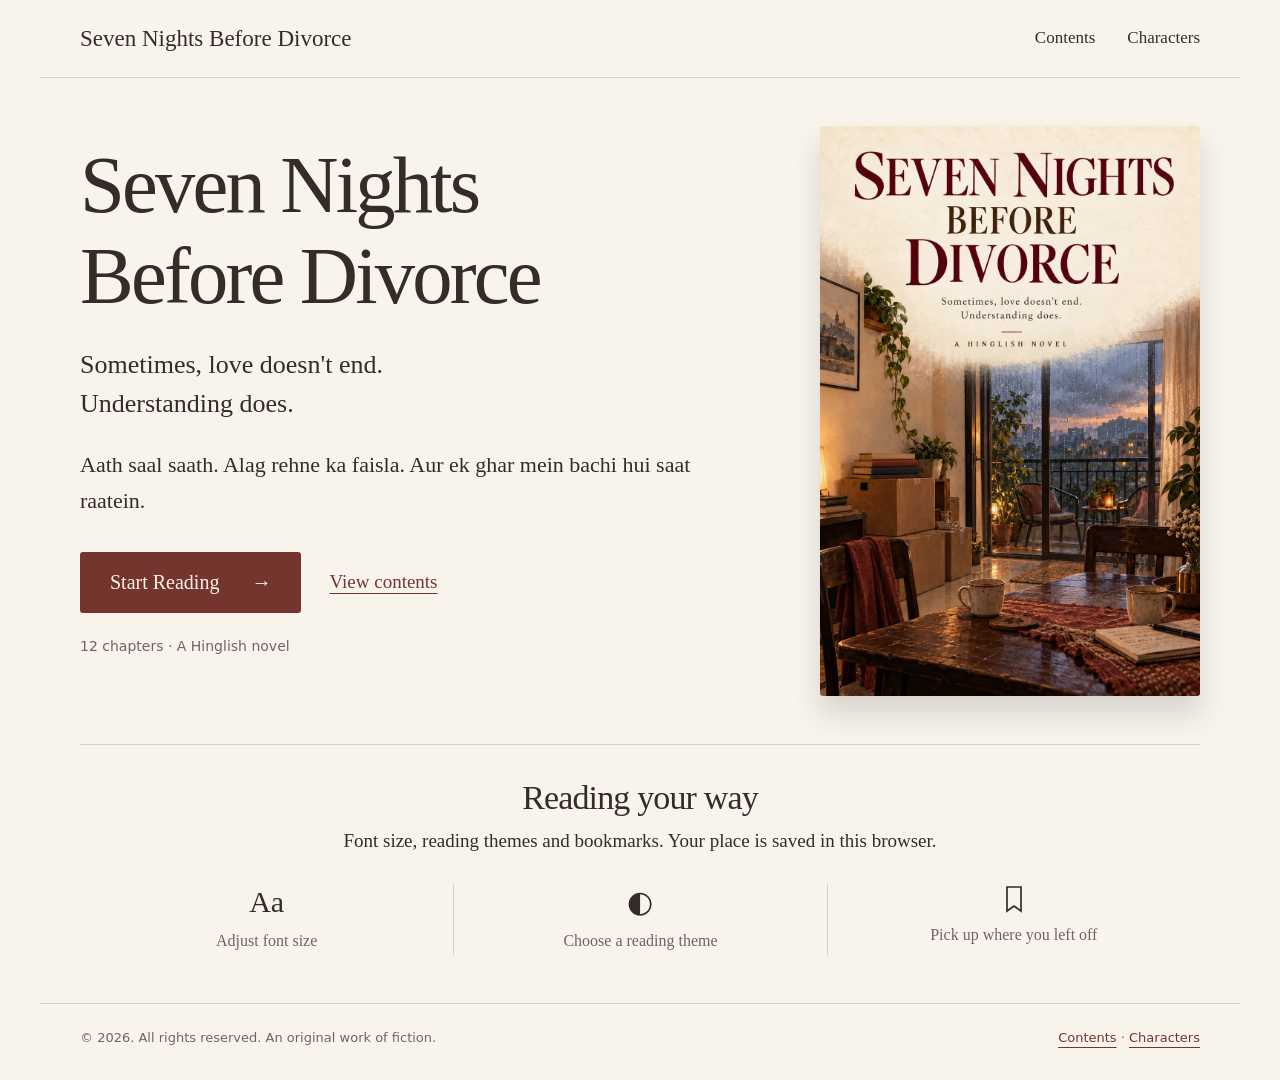
<file: docs/index.html>
<!doctype html>
<html lang="hi-Latn">
<head>
  <meta charset="utf-8">
  <meta name="viewport" content="width=device-width,initial-scale=1,viewport-fit=cover">
  <meta name="theme-color" content="#f8f4ec">
  <title>Seven Nights Before Divorce — A Hinglish Novel</title>
  <meta name="description" content="Aath saal saath. Alag rehne ka faisla. Aur ek ghar mein bachi hui saat raatein. Read the complete original Hinglish novel.">
  <meta property="og:title" content="Seven Nights Before Divorce">
  <meta property="og:description" content="Sometimes, love doesn't end. Understanding does. An original Hinglish novel.">
  <meta property="og:type" content="book">
  <meta property="og:url" content="https://aakash-chudasma-official.github.io/seven-nights-before-divorce/">
  <link rel="canonical" href="https://aakash-chudasma-official.github.io/seven-nights-before-divorce/">
  <meta property="og:image" content="https://aakash-chudasma-official.github.io/seven-nights-before-divorce/assets/social.jpg">
  <meta name="twitter:card" content="summary_large_image">
  <link rel="icon" href="favicon.svg" type="image/svg+xml">
  <link rel="stylesheet" href="styles.css">
  <script src="app.js" defer></script>
</head>
<body>
  <a class="skip" href="#main">Skip to content</a>
  <header id="site-header" class="site-header wrap">
    <a class="brand" href="#home">Seven Nights Before Divorce</a>
    <nav aria-label="Book navigation"><a href="#contents">Contents</a><a href="#characters">Characters</a></nav>
  </header>
  <header id="reader-header" class="reader-header" hidden>
    <div class="reader-top"><a href="#home">‹ <span>Book home</span></a><div><a href="#contents">Contents</a><button id="bookmark" class="icon-button" aria-label="Bookmark this passage" aria-pressed="false"><svg viewBox="0 0 24 24" aria-hidden="true"><path d="M6 3h12v18l-6-4-6 4z"/></svg></button></div></div>
    <progress id="reader-progress" value="0" max="100" aria-label="Progress through this chapter"></progress>
  </header>
  <main id="main" tabindex="-1"><p class="loading" role="status">Opening your book…</p></main>
  <nav id="reader-toolbar" class="reader-toolbar" aria-label="Reading controls" hidden><button id="previous">‹ <span>Previous</span></button><button id="settings-open" aria-label="Reading settings">Aa</button><button id="next"><span>Next</span> ›</button></nav>
  <dialog id="settings" aria-labelledby="settings-title">
    <div class="dialog-top"><h2 id="settings-title">Make yourself comfortable</h2><button id="settings-close" aria-label="Close reading settings">×</button></div>
    <p class="utility">Text size</p><div class="size-controls"><button id="font-smaller" aria-label="Decrease font size">A−</button><output id="font-value">20 px</output><button id="font-larger" aria-label="Increase font size">A+</button></div>
    <fieldset><legend>Reading theme</legend><label><input type="radio" name="theme" value="light"> Light</label><label><input type="radio" name="theme" value="sepia"> Sepia</label><label><input type="radio" name="theme" value="dark"> Dark</label></fieldset>
    <p class="utility">Your place, bookmarks and preferences stay in this browser. They may not transfer between browsers or devices.</p>
    <p id="storage-note" class="utility" hidden>Browser storage is unavailable. You can keep reading, but your place and settings will reset when this page closes.</p>
    <a href="#bookmarks" id="view-bookmarks">Your bookmarks</a>
  </dialog>
  <p id="announcement" class="sr-only" role="status" aria-live="polite"></p>
  <noscript><div class="wrap"><p>This reader needs JavaScript for chapter navigation and reading settings.</p><p><a href="manuscript.html">Read the complete book without JavaScript</a>.</p></div></noscript>
</body>
</html>
</file>
<file: docs/styles.css>
:root{--bg:#f8f4ec;--text:#332c29;--muted:#70655e;--accent:#74352f;--line:#d9d0c4;--surface:#fffaf2;--story-size:20px;color-scheme:light}
:root[data-theme=sepia]{--bg:#eee0c8;--text:#3d3027;--muted:#6d5847;--accent:#783f30;--line:#cdbb9e;--surface:#f3e8d4}
:root[data-theme=dark]{--bg:#211e1c;--text:#eee5d9;--muted:#b9aea2;--accent:#d9a398;--line:#51473e;--surface:#2b2622;color-scheme:dark}
*{box-sizing:border-box}html{scroll-padding-top:90px}body{margin:0;background:var(--bg);color:var(--text);font:19px/1.65 Georgia,'Times New Roman',serif}a{color:var(--accent);text-underline-offset:5px}a:hover{text-decoration-thickness:2px}button,input,output,legend,.utility{font-family:system-ui,-apple-system,BlinkMacSystemFont,'Segoe UI',sans-serif}button{font-size:16px;cursor:pointer;color:var(--accent);background:none;border:1px solid var(--line);border-radius:2px;min-height:44px;padding:10px 18px}button:hover{background:var(--surface)}button:disabled{opacity:.4;cursor:default}a,button{touch-action:manipulation}button:focus-visible,a:focus-visible,input:focus-visible{outline:3px solid var(--accent);outline-offset:4px}img{display:block;max-width:100%;height:auto}h1,h2,h3{font-weight:400;line-height:1.12;margin:0 0 20px}p{margin:0 0 24px}h1{letter-spacing:-.035em}h2{font-size:48px;letter-spacing:-.025em}h3{font-size:30px}.wrap{max-width:1200px;margin:auto;padding-left:40px;padding-right:40px}.site-header{display:flex;justify-content:space-between;align-items:center;gap:24px;min-height:78px;border-bottom:1px solid var(--line)}.brand{font-size:23px;color:var(--text);text-decoration:none}.site-header nav{display:flex;gap:32px;font-size:17px}.site-header nav a{color:var(--text);text-decoration:none}.hero{display:grid;grid-template-columns:1.5fr 1fr;gap:70px;align-items:center;padding-top:48px;padding-bottom:48px}.hero h1{font-size:clamp(48px,6.3vw,84px)}.tagline{font-size:26px;line-height:1.5;margin-top:24px}.synopsis{font-size:22px;max-width:620px}.hero-cover{width:100%;max-width:380px;justify-self:end;box-shadow:0 18px 28px #332c2929;border-radius:3px}.actions{display:flex;align-items:center;gap:28px;margin:32px 0 22px;flex-wrap:wrap}.primary{display:inline-flex;align-items:center;justify-content:center;gap:32px;padding:14px 30px;min-height:52px;background:var(--accent);color:var(--bg);text-decoration:none;border-radius:3px;font-size:20px}.primary:hover{opacity:.92;text-decoration:none}.utility{font-size:14px;line-height:1.65;color:var(--muted)}.reading-way{text-align:center;border-top:1px solid var(--line);padding:34px 0 28px}.reading-way h2{font-size:34px;margin:0 0 8px}.reading-way p{font-size:19px}.way-items{display:grid;grid-template-columns:repeat(3,1fr);margin-top:28px;font-size:16px;color:var(--muted)}.way-items div+div{border-left:1px solid var(--line)}.way-items b{display:block;font-size:30px;font-weight:400;color:var(--text);line-height:1.2;margin-bottom:8px}.footer{border-top:1px solid var(--line);padding-top:24px;padding-bottom:30px;display:flex;justify-content:space-between;gap:20px;margin-top:20px;font:13px/1.6 system-ui,sans-serif;color:var(--muted)}.page-section{padding-top:48px;padding-bottom:60px}.page-section>p{color:var(--muted)}.toc{list-style:none;padding:0;margin:30px 0 28px;display:grid;grid-template-rows:repeat(6,auto);grid-auto-flow:column;grid-template-columns:1fr 1fr;gap:0 40px}.toc li{border-bottom:1px solid var(--line);min-width:0}.toc a{display:grid;grid-template-columns:30px 1fr auto;gap:16px;color:var(--text);text-decoration:none;padding:18px 4px}.toc a:hover .row-title{text-decoration:underline;text-underline-offset:4px}.toc .number{color:var(--accent)}.toc .minutes{font:13px/1.6 system-ui,sans-serif;color:var(--muted);white-space:nowrap}.toc small{display:block;font:13px/1.5 system-ui,sans-serif;color:var(--muted);margin-top:8px}.row-title{font-size:18px;line-height:1.45}.progress-label{font:12px/1.4 system-ui,sans-serif;color:var(--accent);margin-top:6px;display:block}.cast-section{padding-top:38px}.cast{display:grid;grid-template-columns:1fr 1fr;gap:40px;margin-top:28px}.person{display:grid;grid-template-columns:45% 1fr;gap:24px;align-items:start}.person img{aspect-ratio:4/5;object-fit:cover}.person p{font:16px/1.7 system-ui,sans-serif;color:var(--muted);margin-bottom:16px}.supporting{display:grid;grid-template-columns:repeat(4,1fr);gap:26px;margin-top:36px}.supporting h3{font-size:23px;margin-bottom:10px}.supporting p{font:14px/1.6 system-ui,sans-serif;color:var(--muted)}.reader-header{position:sticky;top:0;z-index:5;background:var(--bg)}.reader-top{max-width:1040px;margin:auto;display:flex;justify-content:space-between;align-items:center;padding:8px 24px;min-height:62px;gap:12px}.reader-top>a{font-size:19px;color:var(--text);text-decoration:none}.reader-top>div{display:flex;align-items:center;gap:14px}.reader-top>div>a{color:var(--text);font-size:18px;text-decoration:none}.icon-button{border:0;padding:7px;min-width:44px}.icon-button svg{width:24px;height:28px;fill:none;stroke:currentColor;stroke-width:1.7;vertical-align:middle}.icon-button[aria-pressed=true] svg{fill:var(--accent);stroke:var(--accent)}progress{display:block;width:100%;height:3px;appearance:none;border:0;background:var(--line)}progress::-webkit-progress-bar{background:var(--line)}progress::-webkit-progress-value{background:var(--accent)}progress::-moz-progress-bar{background:var(--accent)}.chapter{max-width:820px;margin:0 auto;padding:32px 40px 130px}.chapter-art{width:100%;aspect-ratio:16/9;object-fit:cover;margin:0 0 30px}.chapter h1{font-size:40px;line-height:1.2;letter-spacing:-.02em;margin:14px 0 34px}.chapter-meta{font-size:15px;color:var(--muted);margin:0}.story{font-size:var(--story-size);line-height:1.85;overflow-wrap:break-word}.story p{margin-bottom:1.5em;scroll-margin-top:96px}.story blockquote{margin:28px 0;padding:4px 0 4px 22px;border-left:2px solid var(--line)}.story blockquote p{margin-bottom:0;white-space:pre-line}.story hr{border:0;text-align:center;margin:40px 0;color:var(--muted);font-size:14px}.story hr:after{content:'•   •   •'}.chapter-end{border-top:1px solid var(--line);margin-top:48px;padding-top:28px}.chapter-end p{color:var(--muted);font-size:16px}.reader-toolbar{position:fixed;bottom:0;left:0;right:0;z-index:6;background:var(--bg);border-top:1px solid var(--line);display:grid;grid-template-columns:1fr 90px 1fr;padding:6px max(16px,calc((100vw - 820px)/2)) max(6px,env(safe-area-inset-bottom));gap:10px}.reader-toolbar button{border:0;font-family:Georgia,serif;font-size:18px;white-space:nowrap}.reader-toolbar button:nth-child(2){border-left:1px solid var(--line);border-right:1px solid var(--line);font-size:26px;color:var(--text)}dialog{max-width:480px;width:calc(100% - 32px);max-height:85dvh;overflow:auto;background:var(--bg);color:var(--text);border:1px solid var(--line);border-radius:4px;padding:28px}dialog::backdrop{background:#0008}.dialog-top{display:flex;gap:20px;justify-content:space-between;align-items:start}.dialog-top h2{font-size:28px}.dialog-top button{border:0;min-width:44px;padding:0;font-size:30px}.size-controls{display:flex;gap:20px;align-items:center;justify-content:space-between;margin-bottom:28px}.size-controls button{min-width:72px}fieldset{border:0;padding:0;margin:0 0 26px;display:flex;gap:20px;flex-wrap:wrap}legend{font-size:14px;margin-bottom:14px;color:var(--muted)}label{font:16px/1.8 system-ui,sans-serif;padding:8px 0}input{accent-color:var(--accent)}.bookmark-list{list-style:none;padding:0}.bookmark-list li{border-bottom:1px solid var(--line);padding:24px 0;display:flex;gap:24px;justify-content:space-between;align-items:start}.bookmark-list p{font-size:17px}.bookmark-list button{font-size:14px}.end-screen{max-width:760px;margin:auto;padding:64px 24px;text-align:center}.end-screen img{width:100%;aspect-ratio:16/9;object-fit:cover;margin:30px 0}.end-screen h1{font-size:46px}.closing-line{font-size:28px;line-height:1.6}.end-screen .actions{justify-content:center}.loading{max-width:740px;margin:80px auto;padding:0 24px}.skip{position:fixed;top:-100px;left:16px;background:var(--accent);color:var(--bg);z-index:50;padding:12px}.skip:focus{top:10px}.sr-only{position:absolute;width:1px;height:1px;overflow:hidden;clip:rect(0,0,0,0);white-space:nowrap}[hidden]{display:none!important}@media(max-width:900px){.hero{gap:32px}.hero h1{font-size:60px}.tagline{font-size:23px}.person{grid-template-columns:1fr}.person img{max-width:280px}.supporting{grid-template-columns:1fr 1fr}}@media(max-width:640px){.wrap{padding-left:24px;padding-right:24px}.site-header{min-height:70px;gap:12px;align-items:center}.brand{font-size:17px;max-width:160px;line-height:1.3}.site-header nav{font:13px/1.4 system-ui,sans-serif;gap:16px}.hero{grid-template-columns:1fr;padding-top:34px;gap:32px}.hero h1{font-size:46px}.tagline{font-size:22px;margin-top:18px}.synopsis{font-size:19px}.hero-cover{justify-self:center;width:65%;max-width:280px;order:-1}.actions{gap:24px}.primary{font-size:18px;padding:13px 24px;gap:20px}.reading-way h2{font-size:30px}.way-items{font-size:13px;gap:12px}.way-items b{font-size:26px}.way-items div+div{border:0}.reading-way p{font-size:17px}.footer{flex-direction:column;font-size:12px}.page-section{padding-top:34px}h2{font-size:36px}.toc{display:block}.toc a{grid-template-columns:26px 1fr auto;gap:12px}.row-title{font-size:18px}.toc small{font-size:12px}.cast{display:block}.person{grid-template-columns:42% 1fr;gap:20px;margin-bottom:32px}.person h3{font-size:28px}.person p{font-size:14px}.supporting{gap:22px}.reader-top{padding:8px 20px;min-height:58px}.reader-top>a,.reader-top>div>a{font-size:17px}.chapter{padding:20px 24px 120px}.chapter-art{margin:0 -24px 26px;width:calc(100% + 48px);max-width:none}.chapter h1{font-size:34px;margin-bottom:28px}.chapter-meta{font-size:14px}.story p{margin-bottom:1.6em}.reader-toolbar{grid-template-columns:1fr 68px 1fr;gap:4px;padding-left:12px;padding-right:12px}.reader-toolbar button{font-size:17px;padding:10px 6px}.closing-line{font-size:24px}}@media(max-width:350px){.wrap{padding-left:18px;padding-right:18px}.site-header nav{gap:10px}.hero h1{font-size:40px}.brand{max-width:140px;font-size:16px}.person{display:block}.person img{max-width:180px;margin-bottom:18px}.toc a{gap:8px}.reader-top{padding:8px 16px}.reader-top>div{gap:6px}.chapter{padding-left:20px;padding-right:20px}.chapter-art{margin-left:-20px;margin-right:-20px;width:calc(100% + 40px)}.chapter h1{font-size:30px}}@media(prefers-reduced-motion:no-preference){a,button{transition:background-color .15s,color .15s}}@media print{.site-header,.reader-header,.reader-toolbar,dialog,.chapter-end,.skip{display:none!important}body{background:white;color:black}.chapter{max-width:none;padding:0}.story{font-size:12pt}}

#main:focus{outline:none}

.chapter h1{font-weight:600}
</file>
